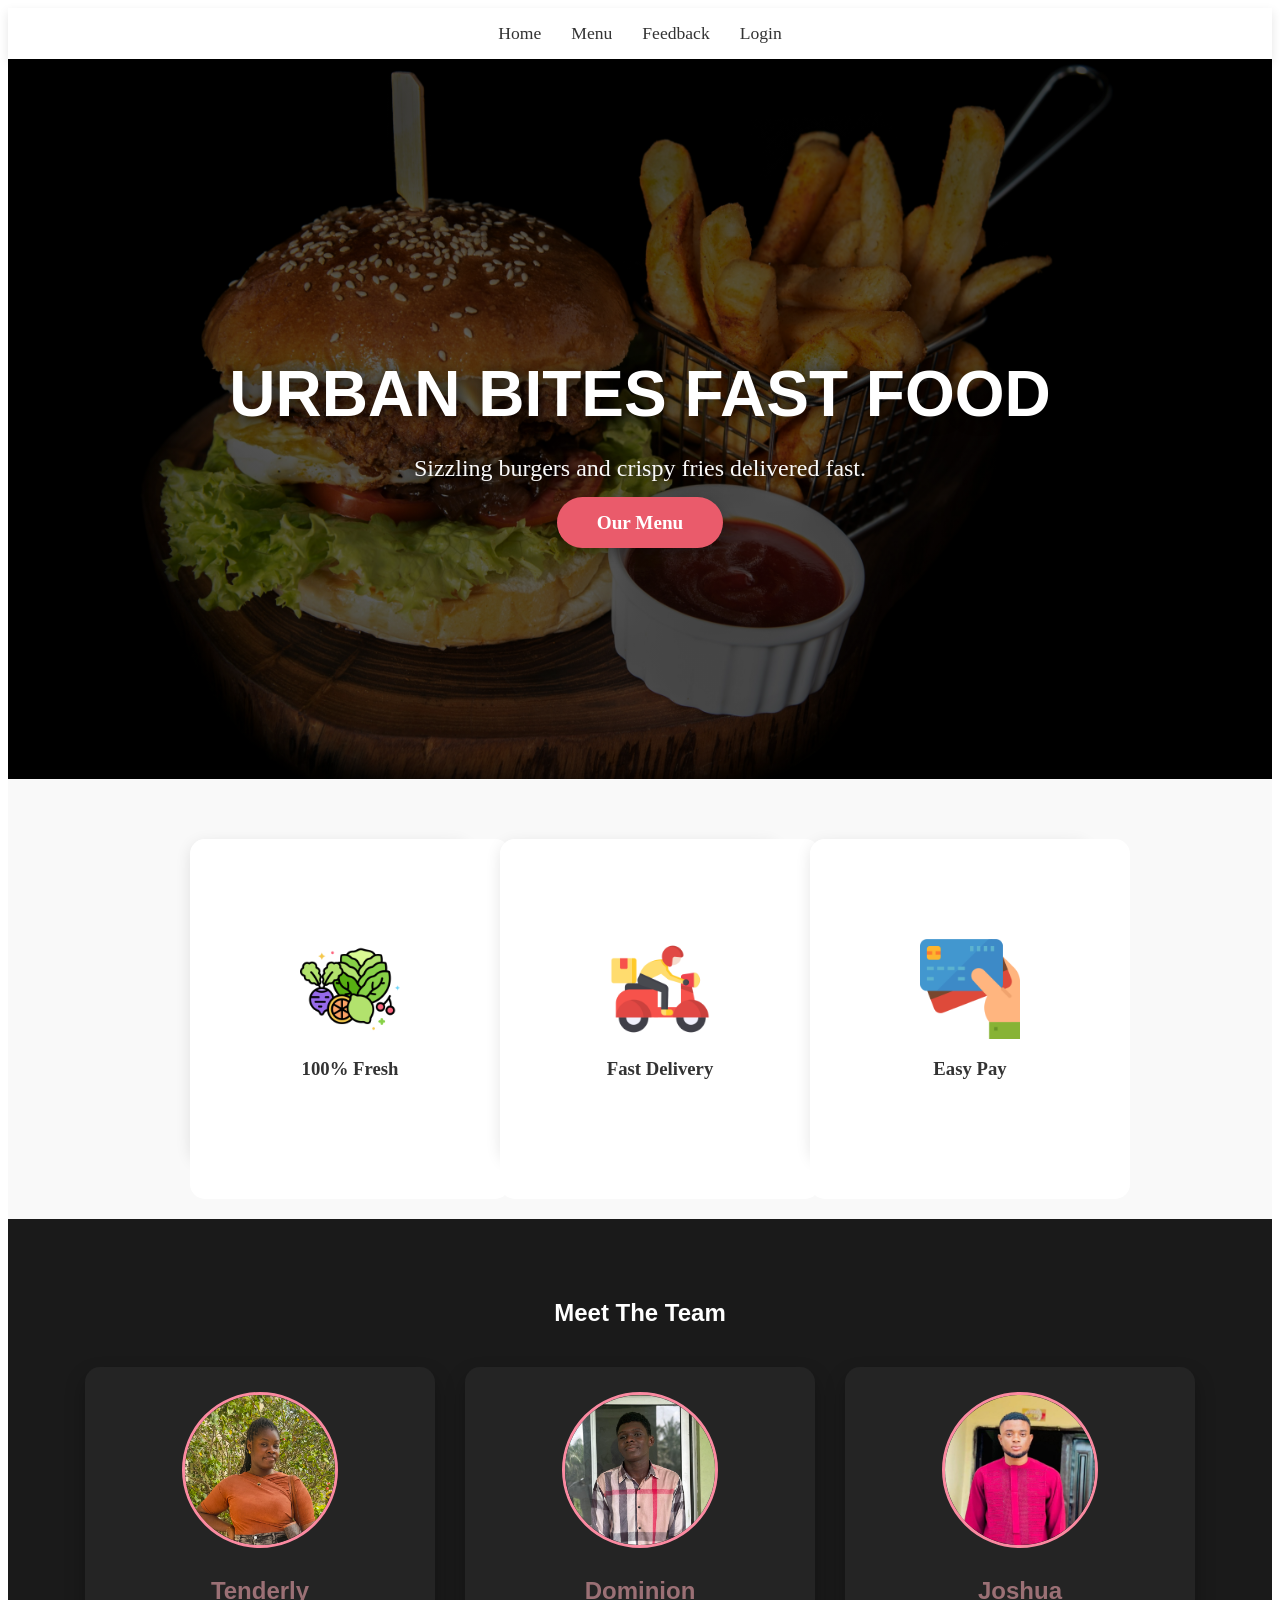
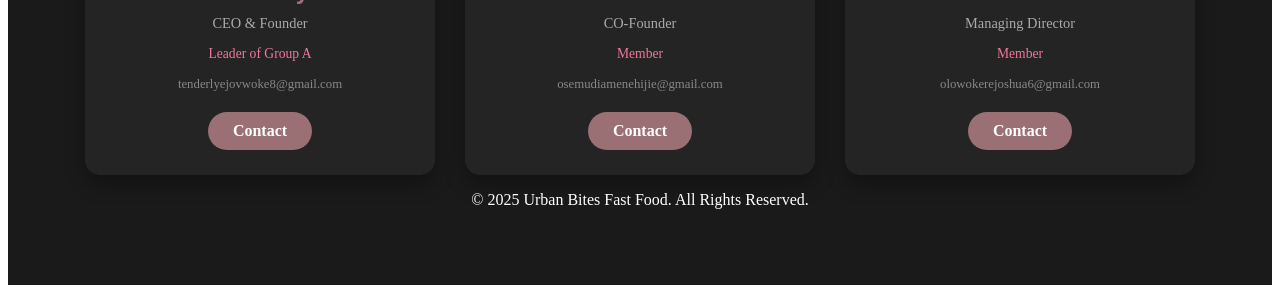
<file: index.html>
<!DOCTYPE html>
<html lang="en">
<head>
    <meta charset="UTF-8">
    <meta name="viewport" content="width=device-width, initial-scale=1.0">
    <title>Urban Bites</title>
    <link rel="stylesheet" href="home.css">
    <link rel="shortcut icon" href="images/burger.png" type="image/x-icon">
</head>
<body>
    <!-- navigation links -->
    
    <ul id="navigation">
        <li class="nav-links"><a href="home.html" target="_self">Home</a></li>
        <li class="nav-links"><a href="menu.html">Menu</a></li>
        <li class="nav-links"><a href="feedback.html">Feedback</a></li>
        <li class="nav-links"></li>
        <li class="nav-links"><a href="account.html">Login</a></li>
    </ul>
        <!-- Hero Section -->
<!-- Hero Section -->
<!-- Hero Section -->
<!-- Hero Section -->
<section id="heroPage">
    <div class="hero">
        <h1>Urban Bites Fast food</h1>
        <!-- Add the subtitle here as a <p> tag -->
        <p class="hero-subtitle">Sizzling burgers and crispy fries delivered fast.</p>
        <a href="menu.html" class="menuButton">Our Menu</a>
    </div>
</section>





    <section id="services">
    <div id="service-wrapper">
        
        <!-- Card 1: Freshness -->
        <div class="flip-card">
            <div class="flip-card-inner">
                <!-- Front Side -->
                <div class="flip-card-front">
                    <img src="./images/fresh.png" width="100" alt="Fresh">
                    <h3>100% Fresh</h3>
                </div>
                <!-- Back Side -->
                <div class="flip-card-back">
                    <img src="./images/healthy.png" width="80" alt="Organic"> <!-- New Icon -->
                    <p>Sourced from local farms daily.</p>
                </div>
            </div>
        </div>

        <!-- Card 2: Delivery -->
        <div class="flip-card">
            <div class="flip-card-inner">
                <div class="flip-card-front">
                    <img src="./images/delivery-bike.png" width="100" alt="Delivery">
                    <h3>Fast Delivery</h3>
                </div>
                <div class="flip-card-back">
                    <img src="./images/delivery-man.png" width="80" alt="Timer">
                    <p>Friendly Service!</p>
                </div>
            </div>
        </div>

        <!-- Card 3: Payment -->
        <div class="flip-card">
            <div class="flip-card-inner">
                <div class="flip-card-front">
                    <img src="./images/debit-card.png" width="100" alt="Payment">
                    <h3>Easy Pay</h3>
                </div>
                <div class="flip-card-back">
                    <img src="./images/cash-on-delivery.png" width="80" alt="Crypto">
                    <p>We accept Cards, Bank Transfers & Cash on delivery.</p>
                </div>
            </div>
        </div>

    </div>
</section>





<footer id="footerDesign">
    <h2 class="footer-title">Meet The Team</h2>
    
    <div id="Team-Wrapper">
        <!-- Tenderly Card-->
        <div class="tenderCard">
            <img src="./images/tenderly.jpg" alt="Tenderly" class="t-image">
            <h2 class="name-tender">Tenderly</h2>
            <p class="role">CEO & Founder</p>
            <p class="sub-role">Leader of Group A</p>
            <a href="mailto:tenderlyejovwoke8@gmail.com" class="email-link">tenderlyejovwoke8@gmail.com</a>
            <a href="tel:+2347026511027" class="btn">Contact</a>
        </div>

        <!-- Dominion Card  -->
        <div class="domiCard">
            <img src="./images/dominion.jpg" alt="Dominion" class="t-image">
            <h2 class="name-domi">Dominion</h2>
            <p class="role">CO-Founder</p>
            <p class="sub-role">Member</p> <!-- Keeps spacing even -->
            <a href="mailto:osemudiamenehijie@gmail.com" class="email-link">osemudiamenehijie@gmail.com</a>
            <a href="tel:+2348100985264" class="btn">Contact</a>
        </div>

        <!--Joshua card -->
        <div class="managerCard">
            <img src="./images/josh.jpg" alt="Manager" class="t-image"> <!-- Use an image path here -->
            <h2 class="josh-manager">Joshua</h2>
            <p class="role">Managing Director</p>
            <p class="sub-role">Member</p>
            <a href="mailto:olowokerejoshua6@gmail.com" class="email-link">olowokerejoshua6@gmail.com</a>
            <a href="tel:+234123456789" class="btn">Contact</a>
        </div>
    </div>
    <p>&copy; 2025 Urban Bites Fast Food. All Rights Reserved.</p>
</footer>


        
</body>
</html>
</file>
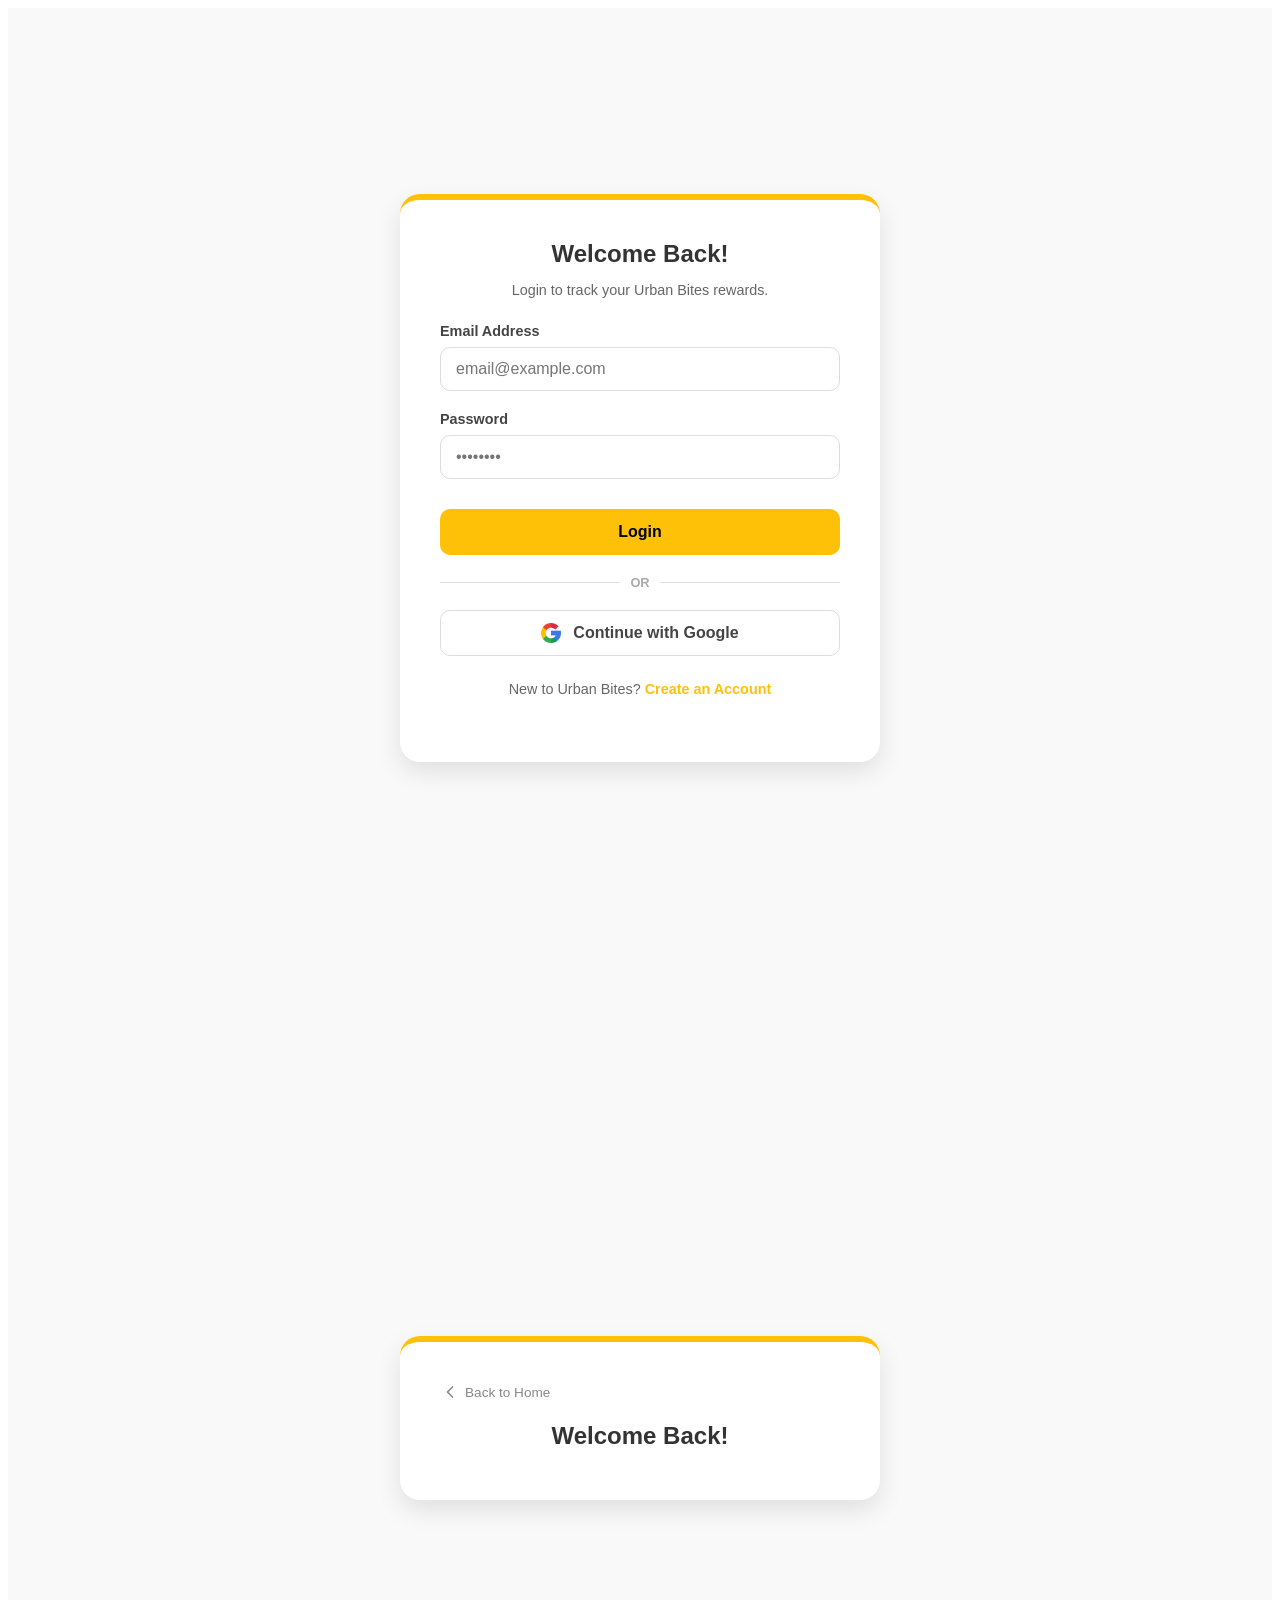
<file: account.html>
<!DOCTYPE html>
<html lang="en">
<head>
    <meta charset="UTF-8">
    <meta name="viewport" content="width=device-width, initial-scale=1.0">
    <title>Urban Bites</title>
    <link rel="stylesheet" href="account.css">
    <link rel="shortcut icon" href="images/burger.png" type="image/x-icon">
</head>
    <body>
        <div class="auth-wrapper">
    <div class="auth-container" id="auth-card">
        <!-- Login Form -->
        <div class="form-box login" id="login-form">
            <h2>Welcome Back!</h2>
            <p>Login to track your Urban Bites rewards.</p>
            <form action="#">
                <div class="form-group">
                    <label>Email Address</label>
                    <input type="email" placeholder="email@example.com" required>
                </div>
                <div class="form-group">
                    <label>Password</label>
                    <input type="password" placeholder="••••••••" required>
                </div>
                <button type="submit" class="submit-btn">Login</button>
                <!-- Inside both #login-form and #signup-form, below the submit button -->
<div class="social-auth">
    <div class="divider">
        <span>OR</span>
    </div>
    <button type="button" class="google-btn">
        <img src="./images/google.png" alt="Google Icon">
        Continue with Google
    </button>
</div>
            </form>
            <p class="toggle-text">New to Urban Bites? <a href="#" onclick="toggleAuth()">Create an Account</a></p>
        </div>

        <!-- Create Account Form (Hidden by default) -->
        <div class="form-box signup" id="signup-form" style="display: none;">
            <h2>Join the Family</h2>
            <p>Create an account for faster checkout.</p>
            <form action="#">
                <div class="form-group">
                    <label>Full Name</label>
                    <input type="text" placeholder="John Doe" required>
                </div>
                <div class="form-group">
                    <label>Email Address</label>
                    <input type="email" placeholder="email@example.com" required>
                </div>
                <div class="form-group">
                    <label>Create Password</label>
                    <input type="password" placeholder="••••••••" required>
                </div>
                <button type="submit" class="submit-btn">Sign Up</button>
                <!-- Inside both #login-form and #signup-form, below the submit button -->
            <div class="social-auth">
                <div class="divider">
                <span>OR</span>
            </div>
            <button type="button" class="google-btn">
                    <img src="./images/google.png" alt="Google Icon">
                    Continue with Google
            </button>
            </div>

            </form>
            <p class="toggle-text">Already have an account? <a href="#" onclick="toggleAuth()">Login here</a></p>
        </div>
    </div>
</div>

<div class="auth-wrapper">
    <div class="auth-container" id="auth-card">
        <!-- Back to Home Link -->
        <a href="index.html" class="back-home">
            <svg xmlns="http://www.w3.org" width="20" height="20" viewBox="0 0 24 24" fill="none" stroke="currentColor" stroke-width="2" stroke-linecap="round" stroke-linejoin="round"><path d="m15 18-6-6 6-6"/></svg>
            Back to Home
        </a>

        <!-- Login Form -->
        <div class="form-box login" id="login-form">
            <h2>Welcome Back!</h2>
            <!-- ... existing form content ... -->
        </div>
        
        <!-- ... signup form content ... -->
    </div>
</div>

<script src="account.js"></script>



    </body>
</html>
</file>
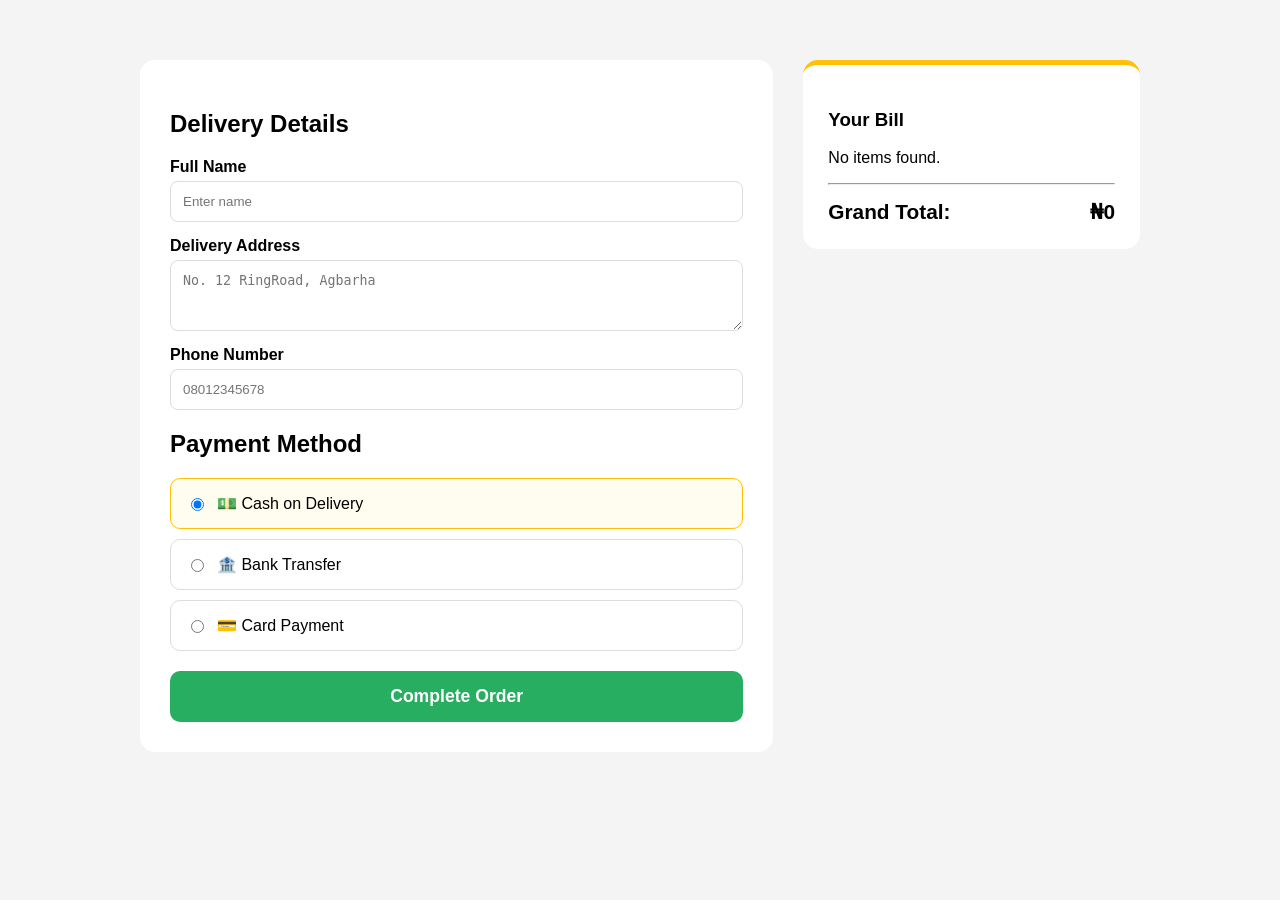
<file: checkout.html>
<!DOCTYPE html>
<html lang="en">
<head>
    <meta charset="UTF-8">
    <meta name="viewport" content="width=device-width, initial-scale=1.0">
    <title>Checkout | Urban Bites</title>
    <link rel="stylesheet" href="menu.css">
    <link rel="stylesheet" href="checkout.css">
</head>
<body>
    <div class="checkout-container">
        <!-- Left Side: Address & Payment -->
        <div class="checkout-main">
            <h2>Delivery Details</h2>
            <form id="checkout-form">
                <div class="form-group">
                    <label>Full Name</label>
                    <input type="text" placeholder="Enter name" required>
                </div>
                <div class="form-group">
                    <label>Delivery Address</label>
                    <textarea placeholder="No. 12 RingRoad, Agbarha" rows="3" required></textarea>
                </div>
                <div class="form-group">
                    <label>Phone Number</label>
                    <input type="tel" placeholder="08012345678" required>
                </div>

                <h2>Payment Method</h2>
                <div class="payment-options">
                    <label class="pay-card">
                        <input type="radio" name="payment" value="Cash" checked>
                        <span>💵 Cash on Delivery</span>
                    </label>
                    <label class="pay-card">
                        <input type="radio" name="payment" value="Transfer">
                        <span>🏦 Bank Transfer</span>
                    </label>
                    <label class="pay-card">
                        <input type="radio" name="payment" value="Card">
                        <span>💳 Card Payment</span>
                    </label>
                </div>

                <button type="submit" class="place-order-btn">Complete Order</button>
            </form>
        </div>

        <!-- Right Side: Order Summary -->
        <div class="order-summary">
            <h3>Your Bill</h3>
            <div id="summary-items"></div>
            <hr>
            <div class="total-row">
                <span>Grand Total:</span>
                <span id="final-total">₦0</span>
            </div>
        </div>
    </div>

    <script src="checkout.js"></script>
</body>
</html>
</file>
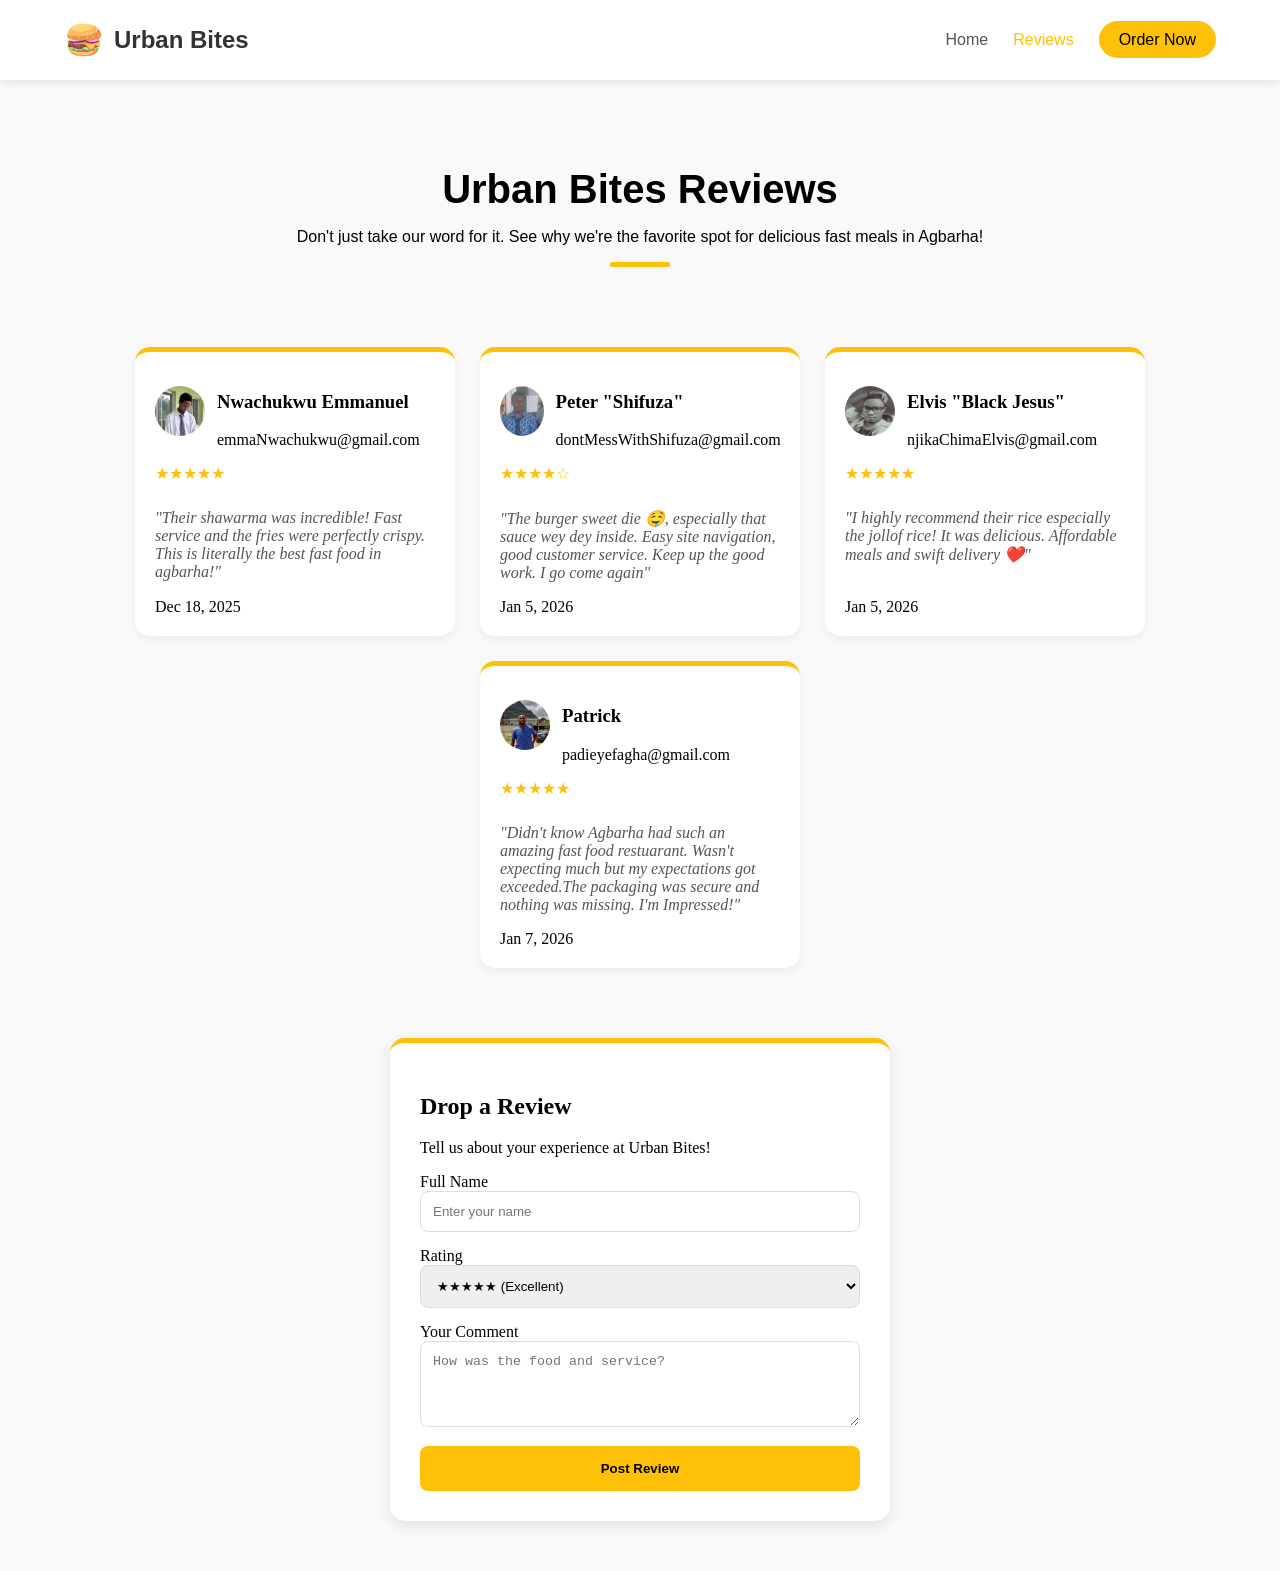
<file: feedback.html>
<!DOCTYPE html>
<html lang="en">
<head>
    <meta charset="UTF-8">
    <meta name="viewport" content="width=device-width, initial-scale=1.0">
    <link rel="stylesheet" href="feedback.css">
        <link rel="shortcut icon" href="images/burger.png" type="image/x-icon">
    <title>Urban Bites</title>
</head>
<body>

<nav class="navbar">
    <div class="nav-container">
        <!-- Logo Area -->
        <div class="logo">
            <img src="images/burger.png" alt="Urban Bites Logo">
            <span>Urban Bites</span>
        </div>

        <!-- Hidden Checkbox for Mobile Toggle -->
        <input type="checkbox" id="menu-toggle">
        
        <!-- Hamburger Icon (Shows only on mobile) -->
        <label for="menu-toggle" class="hamburger">
            <span></span>
            <span></span>
            <span></span>
        </label>

        <!-- Navigation Links -->
        <ul class="nav-links">
            <li><a href="index.html">Home</a></li>
            <li><a href="feedback.html" class="active">Reviews</a></li>
            <li><a href="menu.html" class="order-btn">Order Now</a></li>
        </ul>
    </div>
</nav>



<header class="page-header">
    <h1>Urban Bites Reviews</h1>
    <p>Don't just take our word for it. See why we're the favorite spot for delicious fast meals in Agbarha!</p>
    <div class="header-line"></div>
</header>


    <div class="card-container">
<!-- Customer 1 Card -->
<div class="feedback-card">
    <div class="customer-info">
        <img src="./images/emma.jpg" alt="Customer 1 Photo" class="avatar">
        <div class="name-box">
        <h3>Nwachukwu Emmanuel</h3>
        <span class="tag">emmaNwachukwu@gmail.com</span>
    </div>
    </div>
    <div class="rating">
        ★★★★★
    </div>
    <p class="comment">
        "Their shawarma was incredible! Fast service and the fries were perfectly crispy. This is literally the best fast food in agbarha!"
    </p>
    <div class="card-footer">
        <span class="date">Dec 18, 2025</span>
    </div>
    </div>

<!-- Customer 2 Card -->
<div class="feedback-card">
    <div class="customer-info">
        <img src="./images/peter.jpg" alt="Customer 2 Photo" class="avatar">
        <div class="name-box">
        <h3>Peter "Shifuza"</h3>
        <span class="tag">dontMessWithShifuza@gmail.com</span>
        </div>
    </div>
    <div class="rating">
        ★★★★☆
    </div>
    <p class="comment">
        "The burger sweet die 🤤, especially that sauce wey dey inside. Easy site navigation, good customer service. Keep up the good work. I go come again"
    </p>
    <div class="card-footer">
        <span class="date">Jan 5, 2026</span>
    </div>
    </div>

<!-- Customer 3 Card -->
    <div class="feedback-card">
    <div class="customer-info">
        <img src="images/elvis.jpg" alt="Customer 3 Photo" class="avatar">
        <div class="name-box">
        <h3>Elvis "Black Jesus"</h3>
        <span class="tag">njikaChimaElvis@gmail.com</span>
        </div>
    </div>
    <div class="rating">
        ★★★★★
    </div>
        <p class="comment">
            "I highly recommend their rice especially the jollof rice! It was delicious. Affordable meals and swift delivery ❤️"
        </p>
        <div class="card-footer">
            <span class="date">Jan 5, 2026</span>
        </div>
    </div>

<!-- Customer 4 Card -->
<div class="feedback-card">
    <div class="customer-info">
        <img src="./images/patrick.jpg" alt="Customer 4 Photo" class="avatar">
        <div class="name-box">
        <h3>Patrick</h3>
        <span class="tag">padieyefagha@gmail.com</span>
        </div>
    </div>
    <div class="rating">
        ★★★★★
    </div>
    <p class="comment">
        "Didn't know Agbarha had such an amazing fast food restuarant. Wasn't expecting much but my expectations got exceeded.The packaging was secure and nothing was missing. I'm Impressed!"
    </p>
    <div class="card-footer">
        <span class="date">Jan 7, 2026</span>
        </div>
    </div>
</div>
</div>

<!-- Feedback Form Section -->
<div class="form-container">
    <h2>Drop a Review</h2>
    <p>Tell us about your experience at Urban Bites!</p>
    
    <form action="#" method="POST" class="feedback-form">
        <div class="form-group">
            <label for="full-name">Full Name</label>
            <input type="text" id="full-name" name="full-name" placeholder="Enter your name" required>
        </div>

        <div class="form-group">
            <label for="rating-select">Rating</label>
            <select id="rating-select" name="rating" required>
                <option value="5">★★★★★ (Excellent)</option>
                <option value="4">★★★★☆ (Good)</option>
                <option value="3">★★★☆☆ (Average)</option>
                <option value="2">★★☆☆☆ (Poor)</option>
                <option value="1">★☆☆☆☆ (Terrible)</option>
            </select>
        </div>

        <div class="form-group">
            <label for="user-comment">Your Comment</label>
            <textarea id="user-comment" name="comment" rows="4" placeholder="How was the food and service?" required></textarea>
        </div>

        <button type="submit" class="submit-btn">Post Review</button>
    </form>
</div>

</body>
</html>
</file>
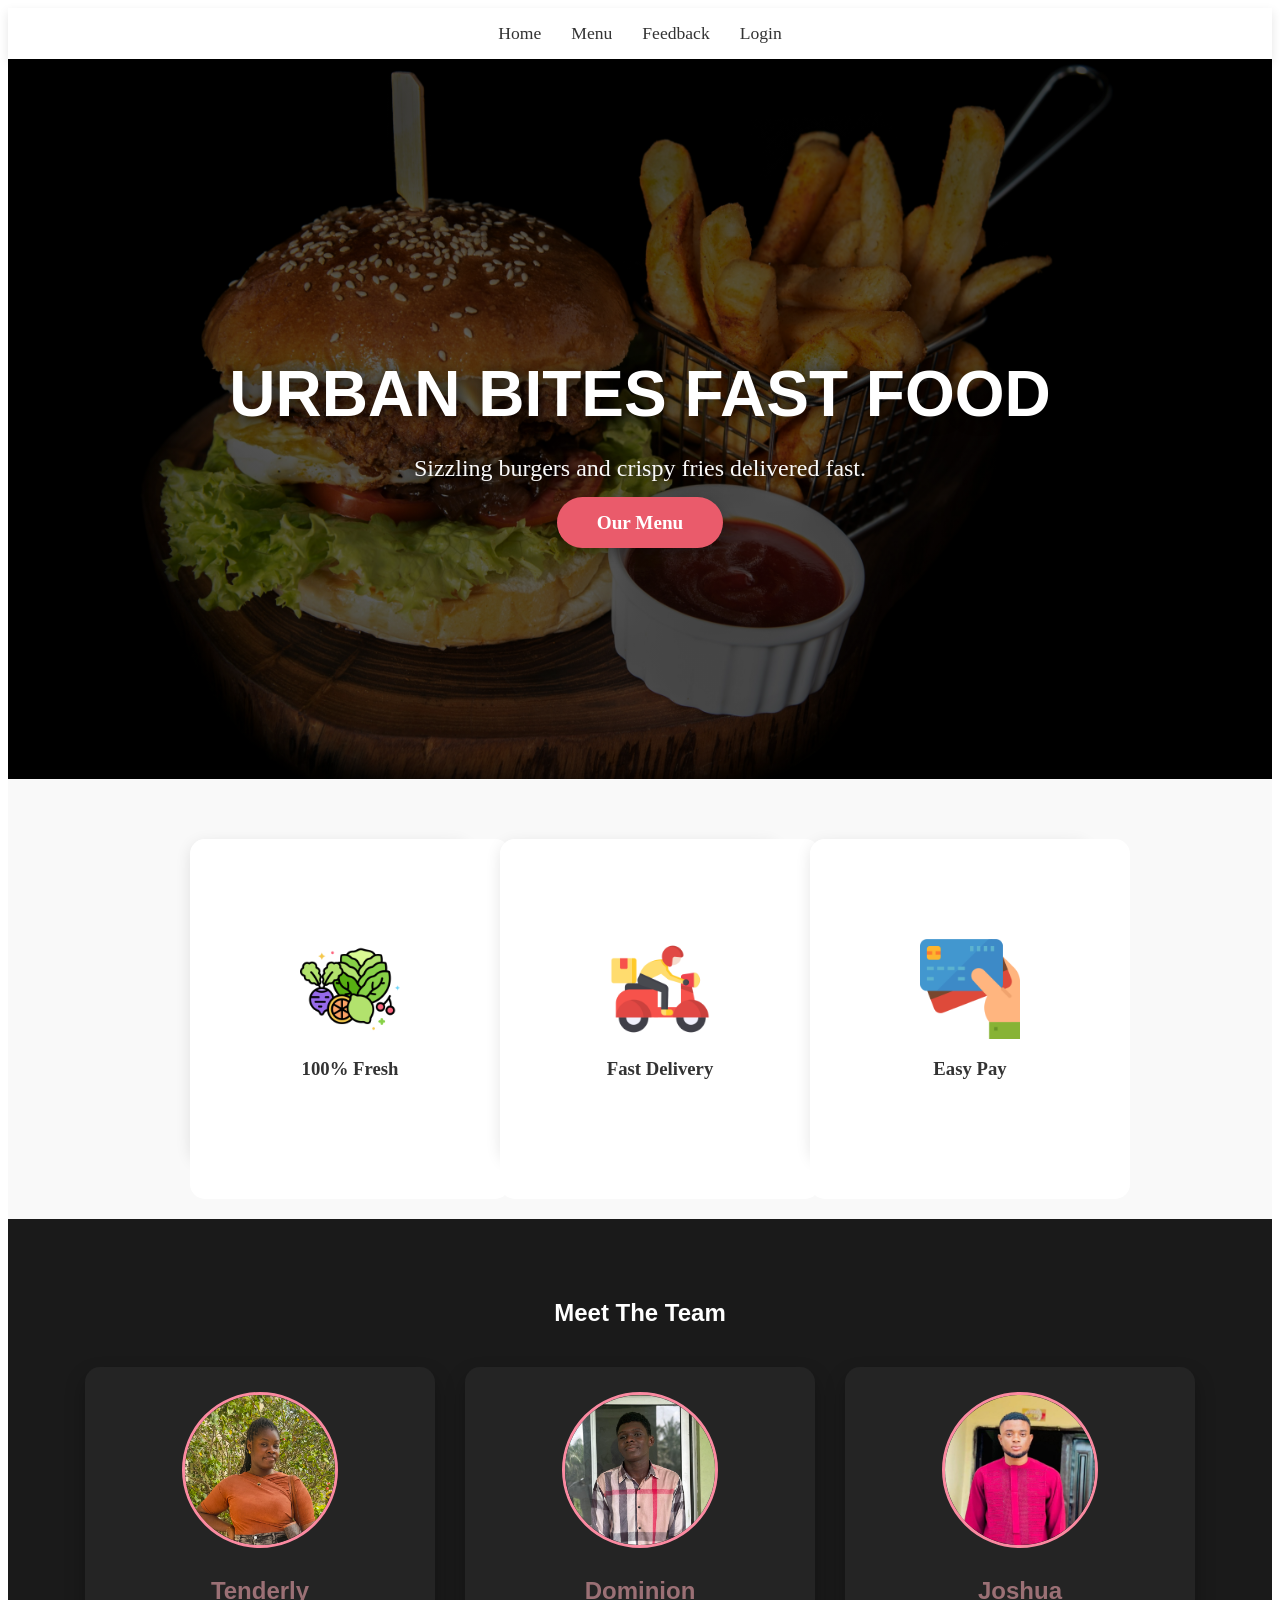
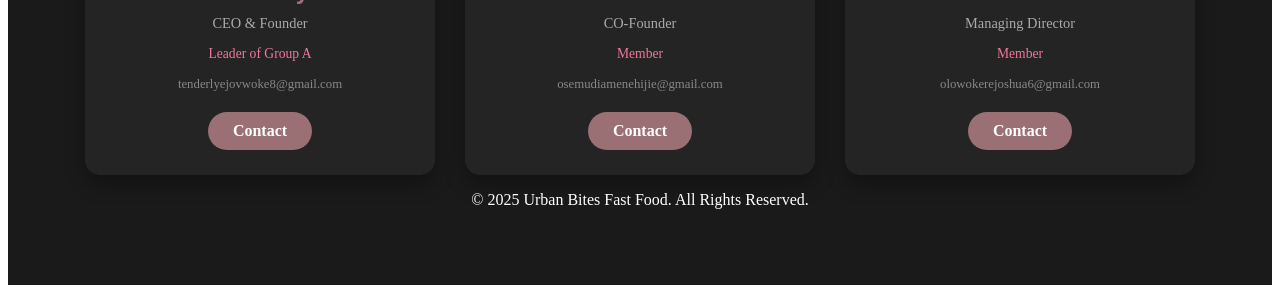
<file: home.html>
<!DOCTYPE html>
<html lang="en">
<head>
    <meta charset="UTF-8">
    <meta name="viewport" content="width=device-width, initial-scale=1.0">
    <title>Urban Bites</title>
    <link rel="stylesheet" href="home.css">
    <link rel="shortcut icon" href="images/burger.png" type="image/x-icon">
</head>
<body>
    <!-- navigation links -->
    
    <ul id="navigation">
        <li class="nav-links"><a href="home.html" target="_self">Home</a></li>
        <li class="nav-links"><a href="menu.html">Menu</a></li>
        <li class="nav-links"><a href="feedback.html">Feedback</a></li>
        <li class="nav-links"></li>
        <li class="nav-links"><a href="account.html">Login</a></li>
    </ul>
        <!-- Hero Section -->
<!-- Hero Section -->
<!-- Hero Section -->
<!-- Hero Section -->
<section id="heroPage">
    <div class="hero">
        <h1>Urban Bites Fast food</h1>
        <!-- Add the subtitle here as a <p> tag -->
        <p class="hero-subtitle">Sizzling burgers and crispy fries delivered fast.</p>
        <a href="menu.html" class="menuButton">Our Menu</a>
    </div>
</section>





    <section id="services">
    <div id="service-wrapper">
        
        <!-- Card 1: Freshness -->
        <div class="flip-card">
            <div class="flip-card-inner">
                <!-- Front Side -->
                <div class="flip-card-front">
                    <img src="./images/fresh.png" width="100" alt="Fresh">
                    <h3>100% Fresh</h3>
                </div>
                <!-- Back Side -->
                <div class="flip-card-back">
                    <img src="./images/healthy.png" width="80" alt="Organic"> <!-- New Icon -->
                    <p>Sourced from local farms daily.</p>
                </div>
            </div>
        </div>

        <!-- Card 2: Delivery -->
        <div class="flip-card">
            <div class="flip-card-inner">
                <div class="flip-card-front">
                    <img src="./images/delivery-bike.png" width="100" alt="Delivery">
                    <h3>Fast Delivery</h3>
                </div>
                <div class="flip-card-back">
                    <img src="./images/delivery-man.png" width="80" alt="Timer">
                    <p>Friendly Service!</p>
                </div>
            </div>
        </div>

        <!-- Card 3: Payment -->
        <div class="flip-card">
            <div class="flip-card-inner">
                <div class="flip-card-front">
                    <img src="./images/debit-card.png" width="100" alt="Payment">
                    <h3>Easy Pay</h3>
                </div>
                <div class="flip-card-back">
                    <img src="./images/cash-on-delivery.png" width="80" alt="Crypto">
                    <p>We accept Cards, Bank Transfers & Cash on delivery.</p>
                </div>
            </div>
        </div>

    </div>
</section>





<footer id="footerDesign">
    <h2 class="footer-title">Meet The Team</h2>
    
    <div id="Team-Wrapper">
        <!-- Tenderly Card-->
        <div class="tenderCard">
            <img src="./images/tenderly.jpg" alt="Tenderly" class="t-image">
            <h2 class="name-tender">Tenderly</h2>
            <p class="role">CEO & Founder</p>
            <p class="sub-role">Leader of Group A</p>
            <a href="mailto:tenderlyejovwoke8@gmail.com" class="email-link">tenderlyejovwoke8@gmail.com</a>
            <a href="tel:+2347026511027" class="btn">Contact</a>
        </div>

        <!-- Dominion Card  -->
        <div class="domiCard">
            <img src="./images/dominion.jpg" alt="Dominion" class="t-image">
            <h2 class="name-domi">Dominion</h2>
            <p class="role">CO-Founder</p>
            <p class="sub-role">Member</p> <!-- Keeps spacing even -->
            <a href="mailto:osemudiamenehijie@gmail.com" class="email-link">osemudiamenehijie@gmail.com</a>
            <a href="tel:+2348100985264" class="btn">Contact</a>
        </div>

        <!--Joshua card -->
        <div class="managerCard">
            <img src="./images/josh.jpg" alt="Manager" class="t-image"> <!-- Use an image path here -->
            <h2 class="josh-manager">Joshua</h2>
            <p class="role">Managing Director</p>
            <p class="sub-role">Member</p>
            <a href="mailto:olowokerejoshua6@gmail.com" class="email-link">olowokerejoshua6@gmail.com</a>
            <a href="tel:+234123456789" class="btn">Contact</a>
        </div>
    </div>
    <p>&copy; 2025 Urban Bites Fast Food. All Rights Reserved.</p>
</footer>


        
</body>
</html>
</file>
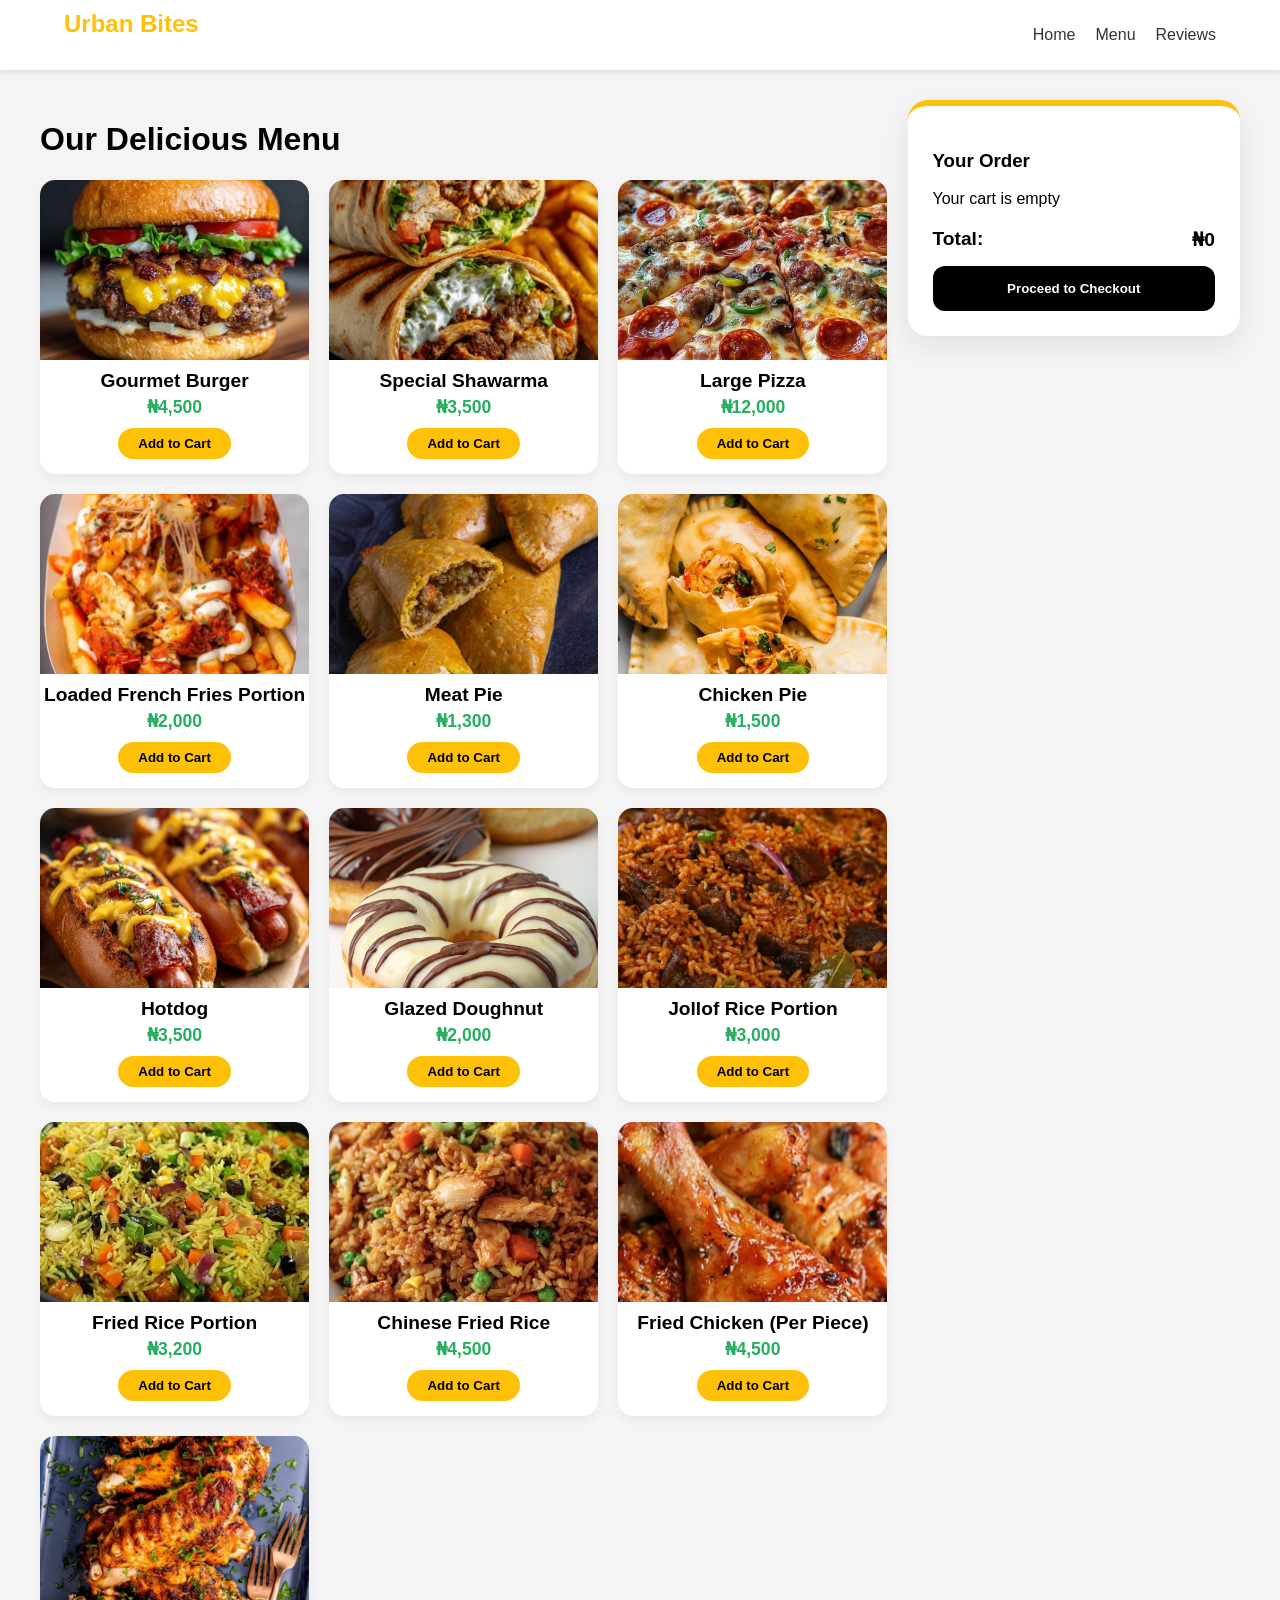
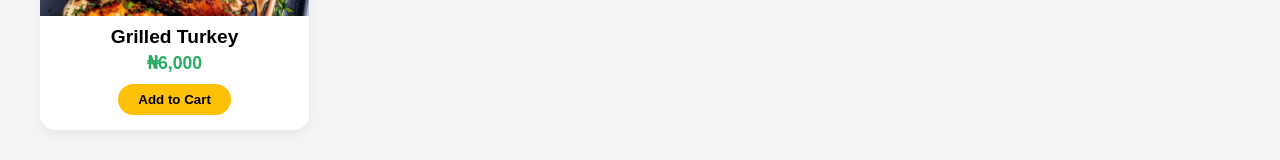
<file: menu.html>
<!DOCTYPE html>
<html lang="en">
<head>
    <meta charset="UTF-8">
    <meta name="viewport" content="width=device-width, initial-scale=1.0">
    <title>Menu | Urban Bites</title>
    <link rel="shortcut icon" href="images/fast-food.png" type="image/x-icon">
    <link rel="stylesheet" href="menu.css">
</head>
<body>
    <nav class="navbar">
        <div class="nav-container">
            <div class="logo"><span>Urban Bites</span></div>
            <ul class="nav-links">
                <li><a href="index.html">Home</a></li>
                <li><a href="menu.html" class="active">Menu</a></li>
                <li><a href="feedback.html">Reviews</a></li>
            </ul>
        </div>
    </nav>

    <div class="menu-page-container">
        <!-- Menu Items Section -->
        <main class="menu-section">
            <h1 class="category-title">Our Delicious Menu</h1>
            <div class="menu-grid" id="menu-grid">
                <!-- Items will be displayed using javascript -->
            </div>
        </main>

        <!-- Cart Sidebar -->
        <aside class="cart-sidebar">
            <h3>Your Order</h3>
            <div id="cart-items">
                <p class="empty-msg">Your cart is empty</p>
            </div>
            <div class="cart-total">
                <span>Total:</span>
                <span id="total-price">₦0</span>
            </div>
            <button class="checkout-btn">Proceed to Checkout</button>
        </aside>
    </div>
    <!-- Add this just before the closing </body> tag in menu.html -->
    <button class="floating-cart-btn" id="open-cart-modal">
        <span id="cart-item-count">0</span> items | <span id="cart-btn-total">₦0</span>
    </button>

    <!-- The Modal/Pop-up Window for Mobile -->
    <div id="cart-modal" class="modal">
        <div class="modal-content">
            <span class="close-btn" id="close-cart-modal">&times;</span>
            <h3>Your Order Summary</h3>
            <!-- Cart items will be rendered here via JS -->
            <div id="modal-cart-items"></div>
            <div class="cart-total">
                <span>Total:</span>
                <span id="modal-total-price">₦0</span>
            </div>
            <button class="checkout-btn" id="modal-checkout-btn">Proceed to Checkout</button>
        </div>
    </div>

    <script src="menu.js"></script>
</body>
</html>
</file>
<file: home.css>
/* --- Navigation Styling --- */
#navigation {
    list-style-type: none;
    display: flex;
    justify-content: center; /* Centers the items instead of spreading them */
    align-items: center;
    background-color: #ffffff; /* New: Clean white background */
    padding: 15px 40px;
    margin: 0;
    box-shadow: 0 4px 10px rgba(0, 0, 0, 0.1);
    position: sticky; /* Keeps the nav stuck to the top when scrolling */
    top: 0;
    z-index: 1000;
    gap: 30px; /* Adds consistent space between centered links */
}

/* Style for individual list items (li) */

/* Style for the actual links (a) */
.nav-links a {
    color: #333333; /* New: Darker text color for contrast on white background */
    text-decoration: none; 
    font-size: 1.1rem;
    font-weight: 500;
    transition: color 0.3s ease;
    padding: 5px 0; /* Optional padding for a larger clickable area */
}

/* Hover effect for links */
.nav-links a:hover {
    color: #ea5b6b; /* Your accent color */
    text-decoration: underline;
    text-underline-offset: 4px;
}

/* The empty li you had should be removed from your HTML,
   but this ensures it doesn't cause layout issues: */
.nav-links:empty {
    display: none; 
}


/* --- Mobile Responsiveness --- */
@media (max-width: 768px) {
    #navigation {
        flex-direction: column; /* Stacks links vertically on mobile */
        gap: 0; /* Remove gap when stacking vertically */
    }

    .nav-links {
        padding: 10px 0;
        width: 100%;
        text-align: center;
    }
}



/* Hero Page Styling */
#heroPage {
    width: 100%;
    height: 80vh; /* Takes up 80% of the screen height */
    /* Use YOUR local image path */
    background: linear-gradient(rgba(0, 0, 0, 0.6), rgba(0, 0, 0, 0.6)), 
                url('./images/burger-hero.jpg'); /* Make sure this is the correct filename */
    background-size: cover;
    background-position: center;
    background-repeat: no-repeat;
    display: flex;
    align-items: center;
    justify-content: center;
    text-align: center;
}

.hero h1 {
    color: white; /* Ensures text is visible over the dark background */
    font-size: 4rem;
    font-family: 'Lucida Sans', sans-serif;
    text-transform: uppercase;
    text-shadow: 2px 2px 15px rgba(0, 0, 0, 0.7); /* Adds depth and readability */
    margin-bottom: 20px;
}

/* Styling for the new subtitle <p> tag */
.hero-subtitle {
    color: #f9f9f9;
    font-size: 1.5rem;
    margin-bottom: 30px; /* Adds space between the text and the button */
    text-shadow: 1px 1px 10px rgba(0, 0, 0, 0.8);
    font-weight: 300;
}


/* Styling the Menu Button you created in HTML */
.menuButton {
    background-color: #ea5b6b; /* Accent color from your other cards */
    color: white;
    padding: 15px 40px;
    text-decoration: none; /* Removes the underline */
    font-weight: bold;
    font-size: 1.2rem;
    border-radius: 50px;
    transition: 0.3s ease;
    box-shadow: 0 4px 15px rgba(0,0,0,0.3);
}

.menuButton:hover {
    background-color: #fb8aa1;
    transform: scale(1.05);
}

/* Mobile Responsive Fix */
@media (max-width: 768px) {
    .hero h1 { font-size: 2.5rem; }
    #heroPage { height: 60vh; }
}




/* services styling */

#services {
    padding: 60px 20px;
    background-color: #f9f9f9;
    perspective: 1000px; /* Essential for 3D effect */
}

#service-wrapper {
    display: flex;
    justify-content: center;
    gap: 30px;
    flex-wrap: wrap;
}

/* The actual flip container */
.flip-card {
    background-color: transparent;
    width: 280px;
    height: 320px;
    perspective: 1000px;
}

.flip-card-inner {
    position: relative;
    width: 100%;
    height: 100%;
    text-align: center;
    transition: transform 0.8s;
    transform-style: preserve-3d;
    box-shadow: 0 4px 15px rgba(0,0,0,0.1);
    border-radius: 15px;
}

/* Trigger the flip on hover */
.flip-card:hover .flip-card-inner {
    transform: rotateY(180deg);
}

/* Common styling for both sides */
.flip-card-front, .flip-card-back {
    position: absolute;
    width: 100%;
    height: 100%;
    -webkit-backface-visibility: hidden; /* Safari */
    backface-visibility: hidden;
    display: flex;
    flex-direction: column;
    align-items: center;
    justify-content: center;
    border-radius: 15px;
    padding: 20px;
}

/* Front Side Styling */
.flip-card-front {
    background-color: #ffffff;
    color: #333;
}

/* Back Side Styling */
.flip-card-back {
    background-color: #ea5b6b; /* Use your brand accent color */
    color: white;
    transform: rotateY(180deg);
}

.flip-card-back p {
    font-size: 1.1rem;
    margin-top: 15px;
}


/* Container Styling */
#footerDesign {
    color: white;
    background-color: #1a1a1a;
    padding: 60px 20px;
    text-align: center;
}

.footer-title {
    font-family: 'Lucida Sans', sans-serif;
    margin-bottom: 40px;
}

/* Flexbox Wrapper to make cards sit side-by-side */
#Team-Wrapper {
    display: flex;
    justify-content: center;
    gap: 30px; /* Space between cards */
    flex-wrap: wrap; /* Allows stacking on mobile */
}

/* Shared Card Styling */

.tenderCard, .domiCard, .managerCard {
    background-color: #242424; 
    padding: 25px;
    width: 300px;
    border-radius: 15px;
    box-shadow: 0 10px 20px rgba(0,0,0,0.3);
    transition: transform 0.3s ease;
}

.tenderCard:hover, .domiCard:hover, .managerCard:hover {
    transform: translateY(-10px);
}

/* Specific styling for the new manager card text */
.josh-manager { 
    color: #9b7075;
    margin: 10px 0; 
    font-family:  Arial, sans-serif;
}

/* Specific styling for the new manager card button */
.managerCard .btn {
    background-color: #9b7075; 
}




/* Image Styling */
.t-image {
    width: 150px;
    height: 150px;
    border-radius: 50%; 
    object-fit: cover;
    border: 3px solid #fb8aa1;
    margin-bottom: 15px;
}

/* Text Styling */
.name-tender { 
    color:  #9b7075; 
    margin: 10px 0; 
    font-family:  Arial, sans-serif;
}
.name-domi { 
    color:  #9b7075;
    margin: 10px 0;
    font-family:  Arial, sans-serif;
}
.role { color: #aaaaaa; font-size: 0.9rem; margin: 5px 0; }
.sub-role { color: #ef799b; font-size: 0.85rem; margin-bottom: 15px; }

.email-link {
    display: block;
    color: #888;
    text-decoration: none;
    font-size: 0.8rem;
    margin-bottom: 20px;
}

/* Button Styling - Note: removed button tag, styled the <a> directly */
.btn {
    display: inline-block;
    background-color:  #9b7075;
    color: white;
    padding: 10px 25px;
    border-radius: 25px;
    text-decoration: none;
    font-weight: bold;
    transition: 0.3s;
}

.domiCard .btn {
    background-color: #9b7075; /* Matching Dominion's theme */
}

.btn:hover {
    opacity: 0.8;
    background-color: #686067;
    color: plum;
}
</file>
<file: account.css>
/* Centering the entire card on the screen */
.auth-wrapper {
    display: flex;
    justify-content: center;
    align-items: center;
    min-height: 100vh; /* Changed to 100vh to center perfectly on the page */
    padding: 20px;
    background-color: #f9f9f9;
    font-family: 'Segoe UI', Tahoma, Geneva, Verdana, sans-serif;
}

.auth-container {
    background: #fff;
    width: 100%;
    max-width: 400px;
    padding: 40px;
    border-radius: 20px;
    box-shadow: 0 10px 25px rgba(0,0,0,0.1);
    border-top: 6px solid #ffc107;
}

/* Form Headings */
.form-box h2 {
    margin: 0 0 10px;
    color: #333;
    text-align: center;
}

.form-box p {
    text-align: center;
    color: #666;
    margin-bottom: 25px;
    font-size: 0.9rem;
}

/* FIX: Stacking the fields properly */
.form-group {
    margin-bottom: 20px; /* Space between each field block */
    display: flex;
    flex-direction: column; /* Force label to be on top of input */
    text-align: left;
}

.form-group label {
    font-weight: 600;
    margin-bottom: 8px;
    color: #444;
    font-size: 0.9rem;
}

/* Input styling */
.form-group input {
    width: 100%;
    padding: 12px 15px;
    border: 1px solid #ddd;
    border-radius: 10px;
    font-size: 1rem;
    box-sizing: border-box; /* Ensures padding doesn't break the width */
    transition: border-color 0.3s;
}

.form-group input:focus {
    outline: none;
    border-color: #ffc107;
    box-shadow: 0 0 5px rgba(255, 193, 7, 0.2);
}

/* Button Styling */
.submit-btn {
    width: 100%;
    padding: 14px;
    background-color: #ffc107;
    border: none;
    border-radius: 10px;
    color: #000;
    font-weight: bold;
    font-size: 1rem;
    cursor: pointer;
    margin-top: 10px;
    transition: background 0.3s;
}

.submit-btn:hover {
    background-color: #e5ac00;
}

/* Toggle Text at bottom */
.toggle-text {
    margin-top: 25px;
    font-size: 0.85rem;
    text-align: center;
}

.toggle-text a {
    color: #ffc107;
    font-weight: bold;
    text-decoration: none;
}

.toggle-text a:hover {
    text-decoration: underline;
}


/* Social Auth Styling */
.social-auth {
    margin-top: 20px;
}

.divider {
    display: flex;
    align-items: center;
    text-align: center;
    margin-bottom: 20px;
    color: #aaa;
}

.divider::before, .divider::after {
    content: '';
    flex: 1;
    border-bottom: 1px solid #ddd;
}

.divider span {
    padding: 0 10px;
    font-size: 0.8rem;
    font-weight: bold;
}

.google-btn {
    width: 100%;
    display: flex;
    align-items: center;
    justify-content: center;
    gap: 12px;
    background-color: #fff;
    border: 1px solid #ddd;
    padding: 12px;
    border-radius: 10px;
    font-size: 1rem;
    font-weight: 600;
    color: #444;
    cursor: pointer;
    transition: background 0.3s, box-shadow 0.3s;
}

.google-btn img {
    width: 20px;
    height: 20px;
}

.google-btn:hover {
    background-color: #f1f1f1;
    box-shadow: 0 2px 8px rgba(0,0,0,0.05);
}


.back-home {
    display: flex;
    align-items: center;
    gap: 5px;
    text-decoration: none;
    color: #888;
    font-size: 0.85rem;
    margin-bottom: 20px;
    transition: color 0.3s;
    width: fit-content;
}

.back-home:hover {
    color: #ffc107; /* Brand Yellow */
}

/* Optional: Make the auth-container position relative for better child positioning */
.auth-container {
    position: relative;
    background: #fff;
    /* ... existing styles ... */
}
</file>
<file: menu.css>
/* --- Keep your existing General Styles --- */
body { font-family: 'Segoe UI', sans-serif; margin: 0; background: #f4f4f4; overflow-x: hidden; }
.navbar { background: #fff; height: 70px; display: flex; align-items: center; box-shadow: 0 2px 5px rgba(0,0,0,0.1); position: sticky; top: 0; z-index: 1000; }
.nav-container { width: 90%; max-width: 1200px; margin: 0 auto; display: flex; justify-content: space-between; }
.logo span { font-size: 1.5rem; font-weight: bold; color: #ffc107; }
.nav-links { display: flex; list-style: none; gap: 20px; }
.nav-links a { text-decoration: none; color: #333; font-weight: 500; }

.menu-page-container {
    display: flex;
    flex-wrap: wrap;
    max-width: 1200px;
    margin: 30px auto;
    gap: 20px;
    padding: 0 15px;
}

.menu-section { flex: 3; min-width: 300px; }
.menu-grid { display: grid; grid-template-columns: repeat(auto-fill, minmax(230px, 1fr)); gap: 20px; }

/* Item Card Styles */
.item-card { background: #fff; border-radius: 15px; overflow: hidden; box-shadow: 0 4px 10px rgba(0,0,0,0.05); transition: 0.3s; text-align: center; padding-bottom: 15px; }
.item-img { width: 100%; height: 180px; object-fit: cover; display: block; }
.item-info h3 { margin: 10px 0 5px; font-size: 1.2rem; }
.price { color: #27ae60; font-weight: bold; font-size: 1.1rem; display: block; margin-bottom: 10px; }
.add-btn { background: #ffc107; border: none; padding: 8px 20px; border-radius: 20px; font-weight: bold; cursor: pointer; }

/* --- THE ISLAND UI CART (Desktop Sidebar) --- */
.cart-sidebar { 
    flex: 1; 
    background: #fff; 
    padding: 25px; 
    border-radius: 20px; 
    height: fit-content; 
    position: sticky; 
    top: 100px; 
    box-shadow: 0 10px 30px rgba(0,0,0,0.08); 
    border-top: 6px solid #ffc107;
}

/* --- SHARED CART STYLES (Used in Sidebar and Modal) --- */
.cart-item {
    display: flex;
    justify-content: space-between;
    align-items: center;
    padding: 12px 0;
    border-bottom: 1px solid #eee;
}
.cart-item-info { display: flex; flex-direction: column; text-align: left; }
.qty-controls {
    display: flex;
    align-items: center;
    gap: 10px;
    background: #f1f1f1;
    padding: 5px 10px;
    border-radius: 20px;
}
.qty-controls button { border: none; background: none; font-weight: bold; cursor: pointer; font-size: 1.1rem; }
.cart-total { margin-top: 20px; font-weight: bold; font-size: 1.2rem; display: flex; justify-content: space-between; }
.checkout-btn { width: 100%; background: #000; color: #fff; border: none; padding: 15px; border-radius: 12px; margin-top: 15px; cursor: pointer; font-weight: bold; }

/* --- FLOATING CART BUTTON (Mobile Only) --- */
.floating-cart-btn {
    display: none;
    position: fixed;
    bottom: 20px;
    right: 20px;
    background: #000;
    color: #fff;
    padding: 15px 25px;
    border-radius: 50px;
    border: none;
    font-weight: bold;
    z-index: 1000;
    box-shadow: 0 5px 15px rgba(0,0,0,0.3);
    cursor: pointer;
}

/* --- MODAL POP-UP (The Mobile Island) --- */
.modal { 
    display: none; 
    position: fixed; 
    z-index: 2000; 
    top: 0; 
    left: 0; 
    width: 100%; 
    height: 100%; 
    background: rgba(0,0,0,0.5); 
}
.modal-content { 
    background: #fff; 
    margin: 15% auto; 
    padding: 25px; 
    border-radius: 20px; 
    width: 90%; 
    max-width: 400px; 
    position: relative;
    border-top: 6px solid #ffc107; /* Gives the modal the "Island" look */
}
.close-btn { 
    position: absolute; 
    right: 20px; 
    top: 10px; 
    font-size: 28px; 
    cursor: pointer; 
    color: #888;
}

/* --- RESPONSIVE OVERRIDES --- */
@media (max-width: 900px) {
    .cart-sidebar { 
        display: none; /* Hide desktop sidebar */
    }
    .floating-cart-btn { 
        display: block; /* Show floating button */
    }
    .menu-page-container {
        flex-direction: column;
        padding: 0 15px 100px 15px; /* Space for floating button */
    }
    .menu-grid {
        grid-template-columns: repeat(auto-fill, minmax(160px, 1fr));
        gap: 15px;
    }
}
</file>
<file: checkout.css>
.checkout-container {
    display: flex;
    max-width: 1000px;
    margin: 40px auto;
    gap: 30px;
    padding: 20px;
}

.checkout-main { flex: 2; background: #fff; padding: 30px; border-radius: 15px; }
.order-summary { flex: 1; background: #fff; padding: 25px; border-radius: 15px; height: fit-content; border-top: 5px solid #ffc107; }

.form-group { margin-bottom: 15px; display: flex; flex-direction: column; }
.form-group label { font-weight: bold; margin-bottom: 5px; }
.form-group input, .form-group textarea { padding: 12px; border: 1px solid #ddd; border-radius: 8px; }

.payment-options { display: grid; gap: 10px; margin-bottom: 20px; }
.pay-card {
    border: 1px solid #ddd;
    padding: 15px;
    border-radius: 10px;
    cursor: pointer;
    display: flex;
    align-items: center;
    gap: 10px;
}
.pay-card:has(input:checked) { border-color: #ffc107; background: #fffdf0; }

.place-order-btn {
    width: 100%;
    padding: 15px;
    background: #27ae60;
    color: white;
    border: none;
    border-radius: 10px;
    font-weight: bold;
    font-size: 1.1rem;
    cursor: pointer;
}

.summary-item { display: flex; justify-content: space-between; margin-bottom: 10px; color: #555; }
.total-row { display: flex; justify-content: space-between; font-weight: bold; font-size: 1.3rem; margin-top: 15px; }
</file>
<file: feedback.css>
/* --- GLOBAL FIXES --- */
* {
    box-sizing: border-box;
}

body, html {
    margin: 0;
    padding: 0;
    overflow-x: hidden; /* THIS FIXES THE PEEKING LINKS */
    background-color: #f9f9f9;
}

/* --- NAVIGATION BAR --- */
.navbar {
    background-color: #ffffff;
    height: 80px;
    display: flex;
    align-items: center;
    position: sticky;
    top: 0;
    z-index: 1000;
    box-shadow: 0 2px 10px rgba(0,0,0,0.1);
    font-family: 'Segoe UI', sans-serif;
}

.nav-container {
    display: flex;
    justify-content: space-between;
    align-items: center;
    width: 90%;
    max-width: 1200px;
    margin: 0 auto;
}

.logo {
    display: flex;
    align-items: center;
    gap: 10px;
}

.logo img { height: 40px; }
.logo span {
    font-size: 1.5rem;
    font-weight: bold;
    color: #333;
}

#menu-toggle { display: none; }

.hamburger {
    display: none;
    cursor: pointer;
    flex-direction: column;
    gap: 5px;
    z-index: 1001;
}

.hamburger span {
    width: 25px;
    height: 3px;
    background: #333;
    border-radius: 2px;
}

.nav-links {
    display: flex;
    list-style: none;
    gap: 25px;
    align-items: center;
    margin: 0;
    padding: 0;
}

.nav-links a {
    text-decoration: none;
    color: #555;
    font-weight: 500;
}

.nav-links a:hover, .nav-links a.active {
    color: #ffc107;
}

.order-btn {
    background-color: #ffc107;
    color: #000 !important;
    padding: 10px 20px;
    border-radius: 25px;
    font-weight: bold;
    text-decoration: none;
}

/* --- MOBILE MENU --- */
@media (max-width: 768px) {
    .hamburger { display: flex; }

    .nav-links {
        position: fixed; /* Changed to fixed for better stability */
        top: 80px;
        right: -100%; /* Move it completely off to the right */
        flex-direction: column;
        background: #ffffff;
        width: 250px; /* Thinner sidebar style looks better on mobile */
        height: calc(100vh - 80px);
        gap: 0;
        transition: 0.4s ease;
        box-shadow: -5px 0 15px rgba(0,0,0,0.1);
    }

    .nav-links li { width: 100%; border-bottom: 1px solid #eee; }
    .nav-links a { display: block; padding: 20px; }

    #menu-toggle:checked ~ .nav-links {
        right: 0; /* Slide in from the right */
    }
}

/* --- HEADER --- */
.page-header {
    text-align: center;
    padding: 60px 20px;
    font-family: 'Segoe UI', sans-serif;
}

.page-header h1 { font-size: 2.5rem; margin-bottom: 10px; }
.header-line {
    width: 60px;
    height: 5px;
    background: #ffc107;
    margin: 0 auto;
    border-radius: 10px;
}

/* --- CARDS SECTION --- */
.card-container {
    display: flex;
    flex-wrap: wrap;
    justify-content: center;
    gap: 25px;
    padding: 20px;
    max-width: 1200px;
    margin: 0 auto;
}

.feedback-card {
    background: #fff;
    width: 320px;
    padding: 20px;
    border-radius: 15px;
    box-shadow: 0 4px 10px rgba(0,0,0,0.05);
    border-top: 5px solid #ffc107;
    display: flex;
    flex-direction: column;
}

.customer-info { display: flex; align-items: center; margin-bottom: 15px; }
.avatar { width: 50px; height: 50px; border-radius: 50%; margin-right: 12px; }
.rating { color: #ffc107; margin-bottom: 10px; }
.comment { font-style: italic; color: #555; flex-grow: 1; }

/* --- FORM SECTION --- */
.form-container {
    max-width: 500px;
    margin: 50px auto;
    padding: 30px;
    background: #fff;
    border-radius: 15px;
    border-top: 5px solid #ffc107;
    box-shadow: 0 4px 15px rgba(0,0,0,0.1);
}

.form-group { margin-bottom: 15px; }
input[type="text"], select, textarea {
    width: 100%;
    padding: 12px;
    border: 1px solid #ddd;
    border-radius: 8px;
}

.submit-btn {
    width: 100%;
    padding: 15px;
    background: #ffc107;
    border: none;
    border-radius: 8px;
    font-weight: bold;
    cursor: pointer;
}
</file>
